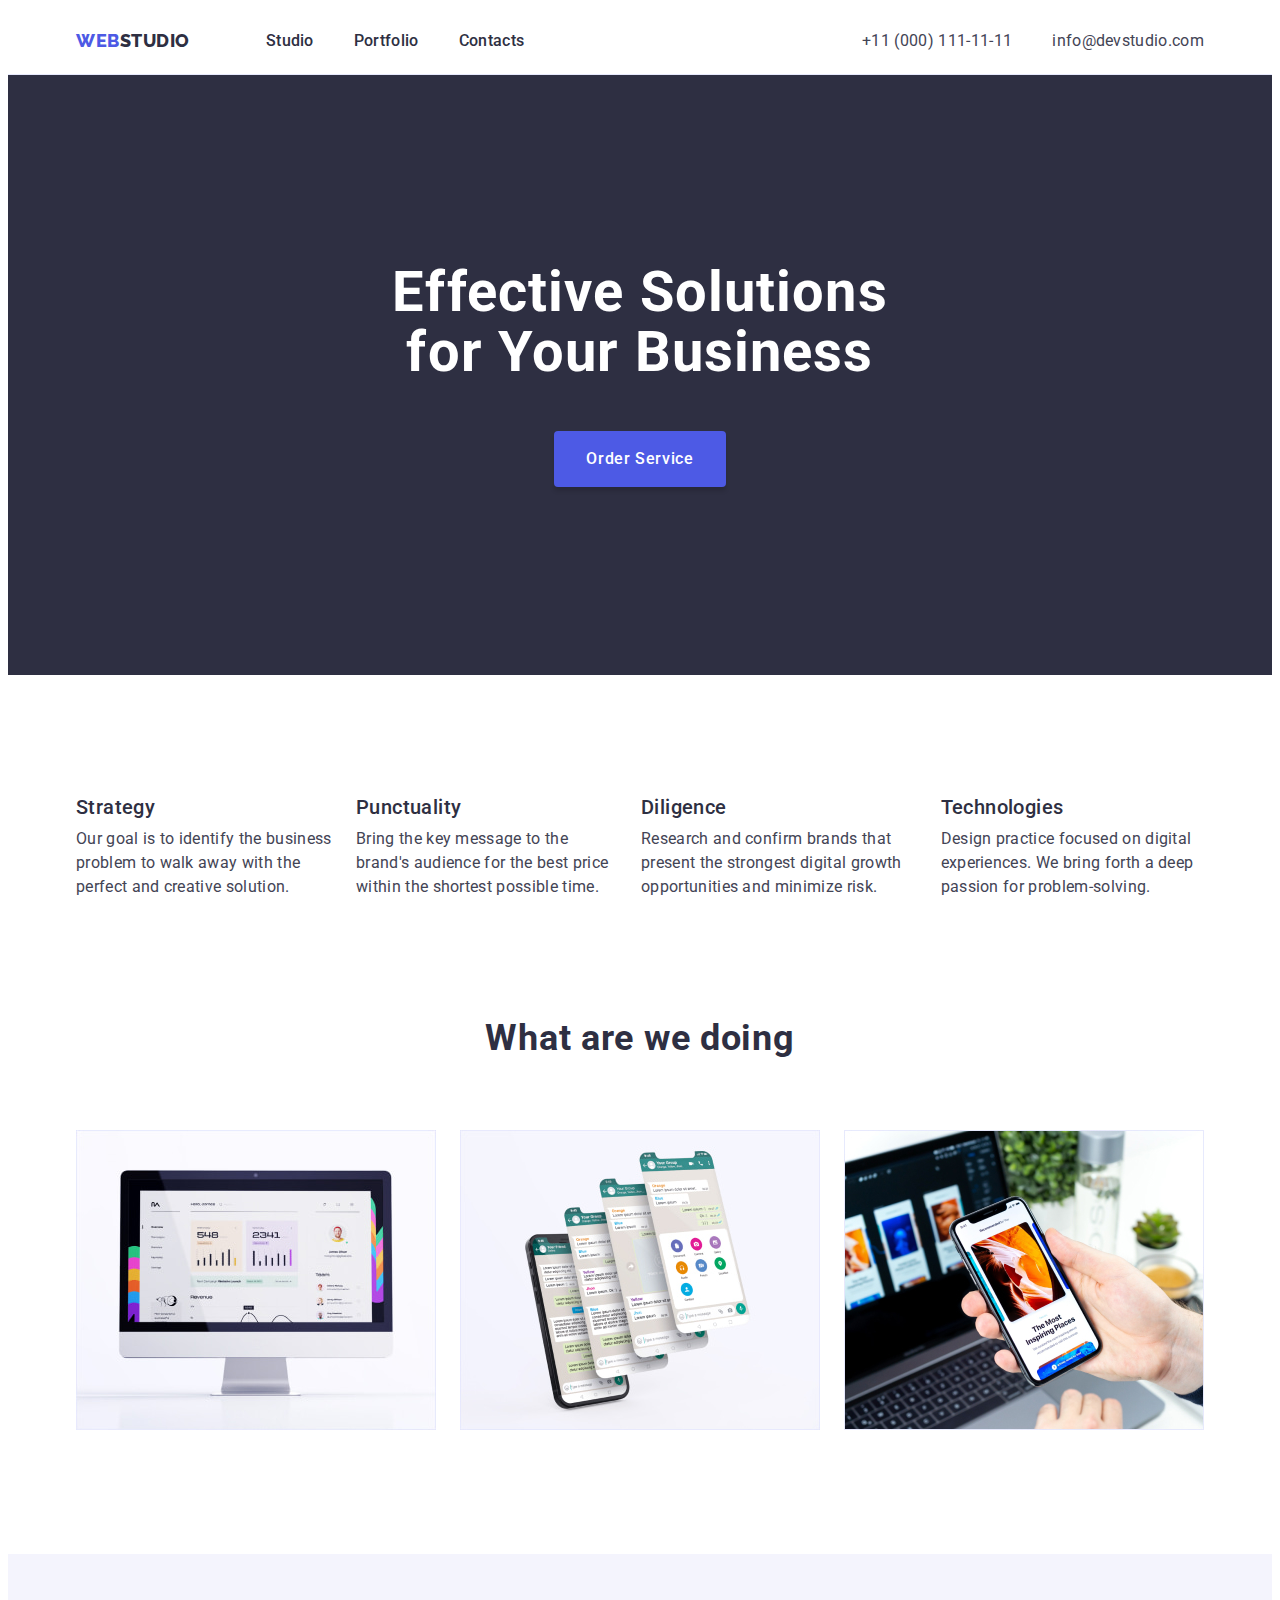
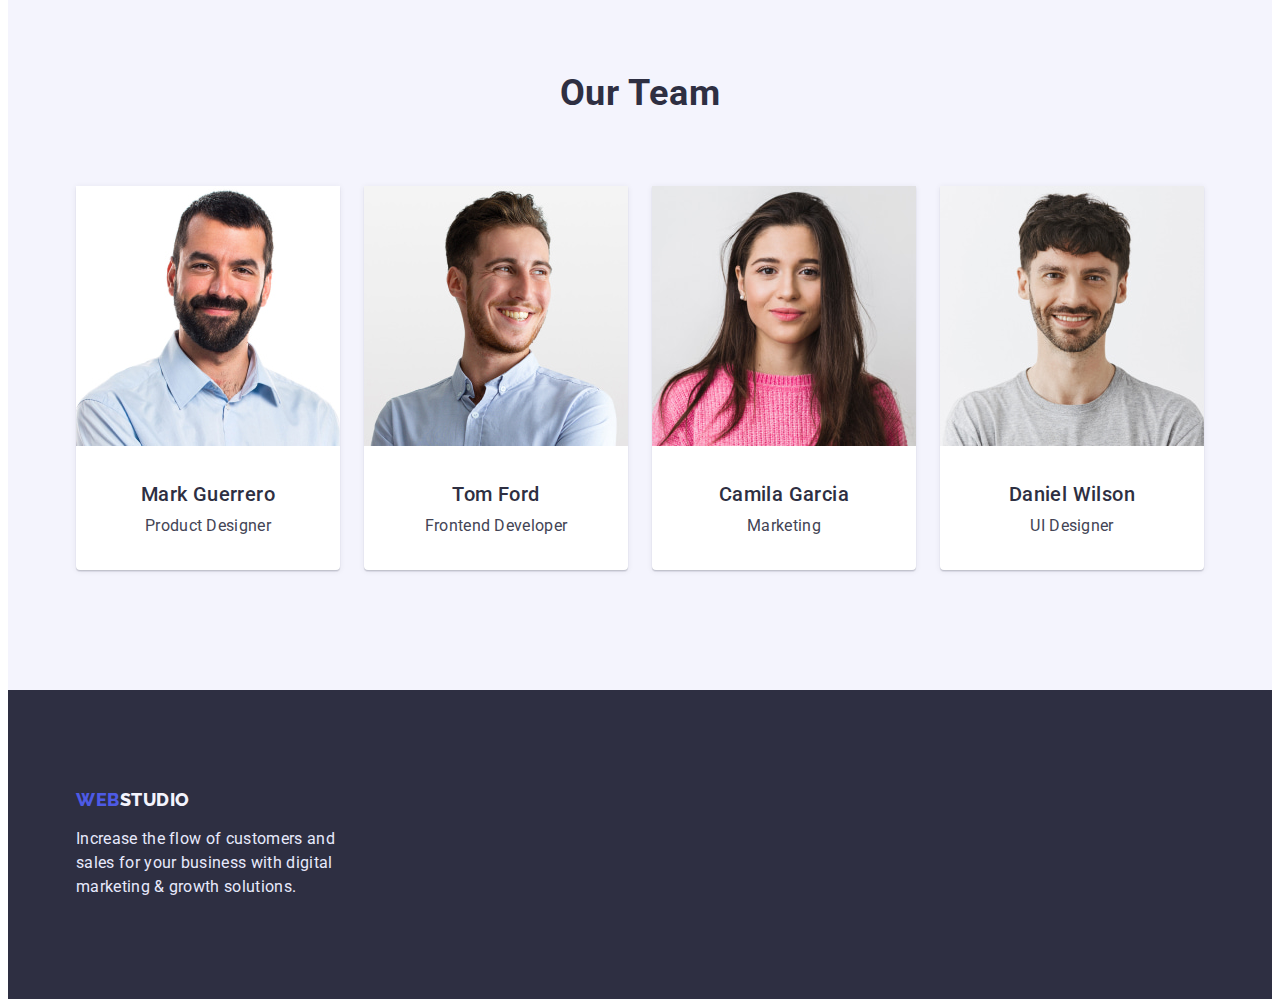
<file: index.html>
<!DOCTYPE html>
<html lang="en">
  <head>
    <meta charset="UTF-8" />
    <meta http-equiv="X-UA-Compatible" content="IE=edge" />
    <meta name="viewport" content="width=device-width, initial-scale=1.0" />
    <link
      rel="stylesheet"
      href="https://cdnjs.cloudflare.com/ajax/libs/modern-normalize/1.1.0/modern-normalize.min.css"
      integrity="sha512-wpPYUAdjBVSE4KJnH1VR1HeZfpl1ub8YT/NKx4PuQ5NmX2tKuGu6U/JRp5y+Y8XG2tV+wKQpNHVUX03MfMFn9Q=="
      crossorigin="anonymous"
      referrerpolicy="no-referrer"
    />
    <link rel="preconnect" href="https://fonts.googleapis.com" />
    <link rel="preconnect" href="https://fonts.gstatic.com" crossorigin />
    <link
      href="https://fonts.googleapis.com/css2?family=Raleway:wght@800&family=Roboto:wght@400;500;700;900&display=swap"
      rel="stylesheet"
    />
    <link rel="stylesheet" href="./css/style.css" />
    <title>Document</title>
  </head>
  <body>
    <!-- Шапка сайта -->

    <header class="page-header">
      <!-- Навигация -->

      <div class="container main-nav">
        <nav class="menu-nav">
          
          <a href="./index.html" class="logo1"
            >Web<span class="logo2">Studio</span></a
          >
        

          <!-- Меню Навигации -->

          <ul class="site-nav">
            <li class="item"><a href="" class="nav-link link">Studio</a></li>
            <li class="item">
              <a href="portfolio.html" class="nav-link link">Portfolio</a>
            </li>
            <li class="item"><a href="" class="nav-link link">Contacts</a></li>
          </ul>
        </nav>

        <!-- Адресс -->
        <!-- <div class="add-nav"> -->
          <address class="add">
          <ul class="add-list">
            <li class="add-item">
              <a href="tel:+110001111111" class="add-tell link"
                >+11 (000) 111-11-11</a
              >
            </li>
            <li class="add-item">
              <a href="mailto:info@devstudio.com" class="add-mail link"
                >info@devstudio.com</a
              >
            </li>
          </ul>
         </address>
        <!-- </div> -->
      </div>
    </header>
    
    <!-- Main -->
    <main>

      <!-- Герой -->
      
        <section class="section hero ">
        <div class="container hero-container">
          <h1 class="hero-tittle">Effective Solutions for Your Business</h1>
          <button type="button" class="hero-btn">Order Service</button>
        </div>
      
        </section>
        
      <!-- секция 1 -->
      <section class="section section-one">
        <div class="container">
        <ul class="section-li">
          <li class="section-li-feature">
            <h3 class="li-feature-tittle">Strategy</h3>
            <p class="li-feature-par">
              Our goal is to identify the business problem to walk away with the
              perfect and creative solution.
            </p>
          </li>
          <li class="section-li-feature">
            <h3 class="li-feature-tittle">Punctuality</h3>
            <p class="li-feature-par">
              Bring the key message to the brand's audience for the best price
              within the shortest possible time.
            </p>
          </li>
          <li class="section-li-feature">
            <h3 class="li-feature-tittle">Diligence</h3>
            <p class="li-feature-par">
              Research and confirm brands that present the strongest digital
              growth opportunities and minimize risk.
            </p>
          </li>
          <li class="section-li-feature">
            <h3 class="li-feature-tittle">Technologies</h3>
            <p class="li-feature-par">
              Design practice focused on digital experiences. We bring forth a
              deep passion for problem-solving.
            </p>
          </li>
        </ul>
      </div>
      </section>
      <!-- секция 2 -->
      <section class="section">
        <div class="div container">

        <h2 class="section-tittle">What are we doing</h2>
        
        <ul class="img-pict-title">
          <li class="img-list">
            <img
              src="./images/img1.jpg"
              alt="Statistics for the computer "
              width="360"
            />
          </li>
          <li class="img-list">
            <img src="./images/img2.jpg" alt="tabs on the phone" width="360" />
          </li>
          <li>
            <img src="./images/img3.jpg" alt="picture phone" width="360" />
          </li class="img-list">
        </ul>
      </div>
      </section class="section">
      <!-- секция 3  -->
      <section class="section section3">
        <div class="container section-last">
        <h2 class="tittle-team">Our Team</h2>
        <ul class="team-member-list">
          <li class="team-member-card">
            <img
              src="./images/imgsection3/img1.jpg"
              alt="team member, Mark Guerrero, Product Designer"
              width="264"
            />
            <div class="team-member-con">
            <h3 class="tittle-name-team">Mark Guerrero</h3>
    
            <p class="par-work">Product Designer</p>
            </div>
          </li>
          <li class="team-member-card">
            <img
              src="./images/imgsection3/img2.jpg"
              alt="team member, Tom Ford, Frontend Developer"
              width="264"
            />
            <div class="team-member-con">
            <h3 class="tittle-name-team">Tom Ford</h3>
            
            
            <p class="par-work">Frontend Developer</p>
            </div>
          </li>
          <li class="team-member-card">
            <img
              src="./images/imgsection3/img3.jpg"
              alt="team member,Camila Garcia, Marketing,"
              width="264"
            />
            <div class="team-member-con">
            <h3 class="tittle-name-team">Camila Garcia</h3>
           
            
            <p class="par-work">Marketing</p>
             </div>
          </li>
          <li class="team-member-card">
            <img
              src="./images/imgsection3/img4.jpg"
              alt="team member, Daniel Wilson, UI Designer"
              width="264"
            />
            <div class="team-member-con">
            <h3 class="tittle-name-team">Daniel Wilson</h3>
          
          
            <p class="par-work">UI Designer</p>
          </div>
          </li>
        </ul>
      </div>
      </section>
    </main>
    <!-- Футер -->
    
    <footer class="footer">
      
      <div class="container">
    <a href="/" class="logo-footer2"
      >Web<span class="logo-footer1">Studio</span></a
    >
    
    <p class="par-footer">
      Increase the flow of customers and sales for your business with digital
      marketing & growth solutions.
    </p>
  
  </div>
  </footer>
  </body>
</html>
</file>
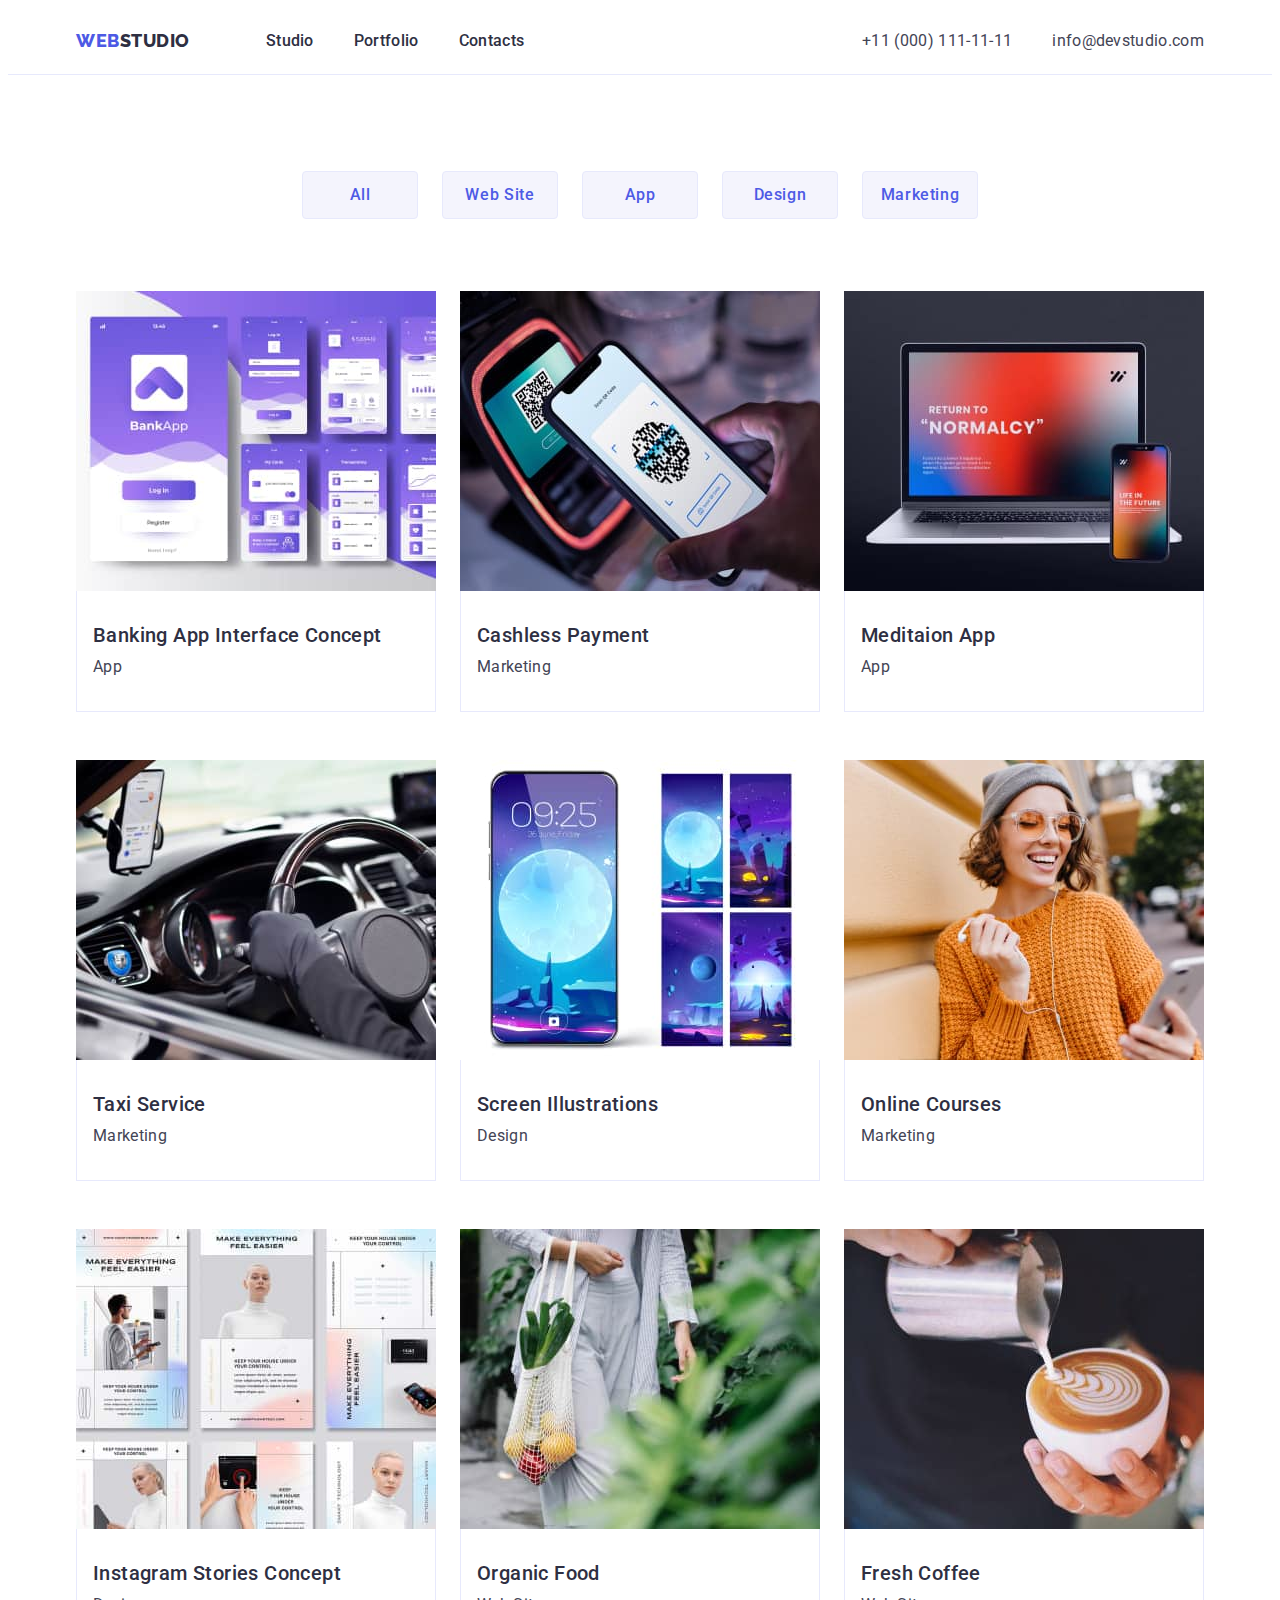
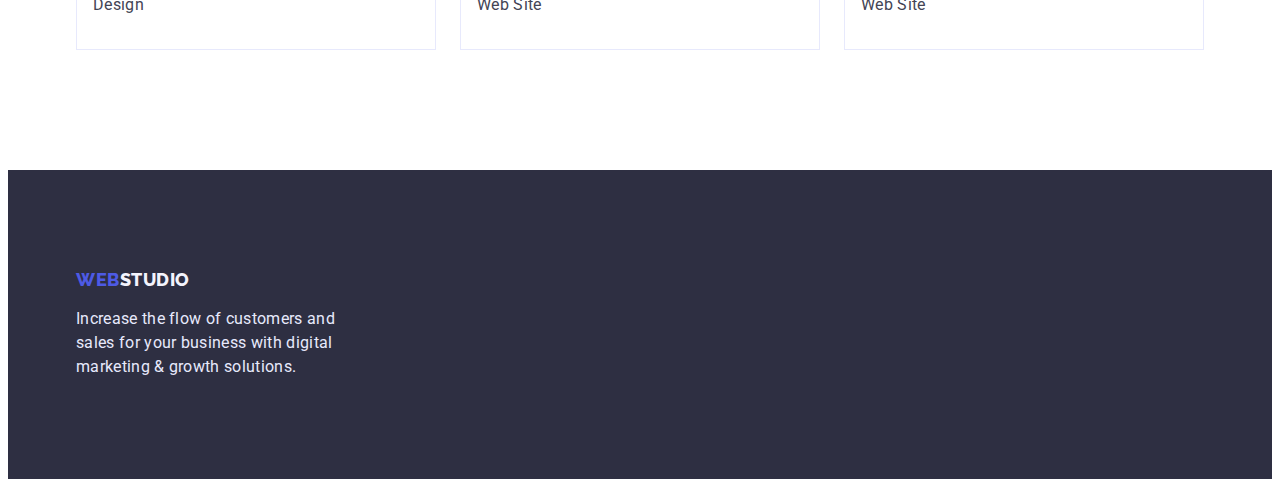
<file: portfolio.html>
<!DOCTYPE html>
<html lang="en">
  <head>
    <meta charset="UTF-8" />
    <meta http-equiv="X-UA-Compatible" content="IE=edge" />
    <meta name="viewport" content="width=device-width, initial-scale=1.0" />
    <link
      rel="stylesheet"
      href="https://cdnjs.cloudflare.com/ajax/libs/modern-normalize/1.1.0/modern-normalize.min.css"
      integrity="sha512-wpPYUAdjBVSE4KJnH1VR1HeZfpl1ub8YT/NKx4PuQ5NmX2tKuGu6U/JRp5y+Y8XG2tV+wKQpNHVUX03MfMFn9Q=="
      crossorigin="anonymous"
      referrerpolicy="no-referrer"
    />
    <link rel="preconnect" href="https://fonts.googleapis.com" />
    <link rel="preconnect" href="https://fonts.gstatic.com" crossorigin />
    <link
      href="https://fonts.googleapis.com/css2?family=Raleway:wght@800&family=Roboto:wght@400;500;700;900&display=swap"
      rel="stylesheet"
    />
    <link rel="stylesheet" href="./css/style.css" />
    <title>portfolio</title>
  </head>
  <body>
    <header class="page-header">
      <div class="container main-nav">

      <nav class="menu-nav" >
        <a href="./index.html" class="logo1"
          >Web<span class="logo2">Studio</span></a
        >
          <!-- Меню Навигации -->

        <ul class="site-nav">
          <li class="item"><a href="./index.html" class="nav-link">Studio</a></li>
          <li class="item">
            <a href="portfolio.html"><h1 class="nav-link">Portfolio</h1></a>
          </li>
          <li class="item"><a href="" class="nav-link">Contacts</a></li>
        </ul>
      </nav>

      <address class="add">
        <ul class="add-list">
          <li class="add-item">
            <a href="tel:+110001111111" class="add-tell link">+11 (000) 111-11-11</a>
          </li>
          <li class="add-item">
            <a href="mailto:info@devstudio.com" class="add-mail link"
              >info@devstudio.com</a
            >
          </li>
        </ul>
      </address>
    </div>
    </header>
    <main class="prtfl-main">
      <section class="section section-prtfl">
      <div class="container btn-filter">
      <ul class="filter-nav">
        <li class="list-filter-nav">
          <button type="button" class="filter-btn">All</button>
        </li>
        <li class="list-filter-nav">
          <button type="button" class="filter-btn">Web Site</button>
        </li>
        <li class="list-filter-nav">
          <button type="button" class="filter-btn">App</button>
        </li>
        <li class="list-filter-nav">
          <button type="button" class="filter-btn">Design</button>
        </li>
        <li class="list-filter-nav">
          <button type="button" class="filter-btn">Marketing</button>
        </li>
      </ul>
    <ul class="row">
        <li class="row-list">
          <a href=""
            ><img
              src="./images/imageportfolio/img1.jpg"
              alt="Banking App Interface Concept"
              width="360" class="row-img"
            />
            <div class="row-tittle-par-con">
            <h2 class="row-tittle">Banking App Interface Concept</h2>
            
            
            <p class="row-par">App</p>
            </div>
          </a>
        </li>
        <li class="row-list">
          <a href="">
            <img
              src="./images/imageportfolio/img2.jpg"
              alt="Cashless Payment"
              width="360" class="row-img"
            />
            <div class="row-tittle-par-con">
            <h2 class="row-tittle">Cashless Payment</h2>
            
            
            <p class="row-par">Marketing</p>
          </div>
          </a>
        </li>
        <li class="row-list">
          <a href="">
            <img
              src="./images/imageportfolio/img3.jpg"
              alt="Meditaion App"
              width="360" class="row-img"
            />
            <div class="row-tittle-par-con">
            <h2 class="row-tittle">Meditaion App</h2>
            
            
            <p class="row-par">App</p>
          </div>
          </a>
        </li>
        <li class="row-list">
          <a href="">
            <img
              src="./images/imageportfolio/img4.jpg"
              alt="Taxi Service"
              width="360" class="row-img"
            />
            <div class="row-tittle-par-con">
            <h2 class="row-tittle">Taxi Service</h2>
            
            
            <p class="row-par">Marketing</p>
           </div>
          </a>
        </li>
        <li class="row-list">
          <a href="">
            <img
              src="./images/imageportfolio/img5.jpg"
              alt="Screen Illustrations"
              width="360" class="row-img"
            />
            <div class="row-tittle-par-con">
            <h2 class="row-tittle">Screen Illustrations</h2>
            
            
            <p class="row-par">Design</p>
            </div>
          </a>
        </li>
        <li class="row-list">
          <a href="">
            <img
              src="./images/imageportfolio/img6.jpg"
              alt="Online Courses"
              width="360" class="row-img"
            />
          <div class="row-tittle-par-con">
            <h2 class="row-tittle">Online Courses</h2>
          
            
            <p class="row-par">Marketing</p>
          </div>
          </a>
        </li>
        <li class="row-list">
          <a href="">
            <img
              src="./images/imageportfolio/img7.jpg"
              alt="Instagram Stories Concept"
              width="360" class="row-img"
            />
            <div class="row-tittle-par-con">
            <h2 class="row-tittle">Instagram Stories Concept</h2>
            
            
            <p class="row-par">Design</p>
            </div>
          </a>
        </li>
        <li class="row-list">
          <a href="">
            <img
              src="./images/imageportfolio/img8.jpg"
              alt="Organic Food"
              width="360" class="row-img"
            />
            <div class="row-tittle-par-con">
            <h2 class="row-tittle">Organic Food</h2>
            
            
            <p class="row-par">Web Site</p>
           </div>
          </a>
        </li>
        <li class="row-list">
          <a href="">
            <img
              src="./images/imageportfolio/img9.jpg"
              alt="Fresh Coffee"
              width="360" class="row-img"
            />
            <div class="row-tittle-par-con">
            <h2 class="row-tittle">Fresh Coffee</h2>
            
            
            <p class="row-par">Web Site</p>
            </div>
          </a>
        </li>
      </ul>   
    </div>
  </section>
      
      
    
    </main>
    <footer class="footer">
      
        <div class="container">
      <a href="/" class="logo-footer2"
        >Web<span class="logo-footer1">Studio</span></a
      >
      
      <p class="par-footer">
        Increase the flow of customers and sales for your business with digital
        marketing & growth solutions.
      </p>
    
    </div>
    </footer>
  </body>
</html>
</file>
<file: css/style.css>
html {
  box-sizing: border-box;
}

*,
*::before,
*::after {
  box-sizing: inherit;
}

/* Утилиты */
:root {
  --primary-text-color: #2e2f42;
  --par-text-color: #434455;
  --tittle-text-color: #e7e9fc;
  --accent-color: #e7e9fc;
  --logo-text-color: #4d5ae5;
  --Pressed-state-color: #404bbf;
  --hero-tittle-color: #fff;
  --btn-filter-prtfl-color: #f4f4fd;
}
h1,
h2,
h3,
h4,
h5,
h6,
p,
ul,
li {
  margin: 0px;
  padding: 0px;
  border: 0px;
}
a {
  text-decoration: none;
}
.link {
  text-decoration: none;
}

body {
  font-family: Roboto, sans-serif;
  color: var(--primary-text-color);
}
/* header */
.page-header {
  border-bottom: 1px solid #E7E9FC;
}
.section {
  padding-bottom: 120px;
}
/* НАВИГАЦИЯ */
/* Лого */


.logo1 {
  text-transform: uppercase;
  font-family: Raleway, sans-serif;
  color: var(--logo-text-color);
  font-size: 18px;
  font-weight: 800;
  line-height: 1.3;
  letter-spacing: 0.03em;
}
.logo2 {
  text-transform: uppercase;
  font-family: Raleway, sans-serif;
  color: var(--primary-text-color);
  font-size: 18px;
  font-weight: 800;
  line-height: 1.3;
  letter-spacing: 0.03em;
}
/* меню навигации */
/* main Nav */
.container {
  width: 1158px;
 /* outline: 3px solid tomato; */
  padding-left: 15px;
  padding-right: 15px;
  margin-left: auto;
  margin-right: auto;
  /* padding-left: 15px;
  padding-right: 15px; */
}

.main-nav {
  
  display: flex;
  align-items: center;
}
.menu-nav {
  display: flex;
  align-items: center;
}
ul {
  list-style: none;
}
.site-nav {
  display: flex;
  margin-left: 76px;
}

.site-nav .item {
   /* outline: 2px solid tomato; */
}

.site-nav .item:not(:last-child) {
  margin-right: 40px;
}
.nav-link {
  display: block;
  padding-top: 21px;
  padding-bottom: 21px;
  color: var(--primary-text-color);
  letter-spacing: 0.02em;
  font-weight: 500;
  font-size: 16px;
  line-height: 1.5;
}
.nav-link:hover,
.nav-link:focus {
  color: var(--Pressed-state-color);
}
/* Адресс*/
.add-nav {
  display: flex;
  align-items: flex-end;
  
}
.add {
  margin-left: auto;
  display: flex;
  align-items: center;
}

.add-list {
  
  display: flex;
}
.add-list .add-item:not(:last-child) {
  margin-right: 40px;
}
.add-tell {
  font-style: normal;
  display: block;
  padding-top: 21px;
  padding-bottom: 21px;
  color: var(--par-text-color);
  letter-spacing: 0.02em;

  font-size: 16px;
  line-height: 1.5;
}
.add-tell:hover,
.add-tell:focus {
  color: var(--Pressed-state-color);

  font-size: 16px;
  line-height: 1.5;
}
.add-mail {
  font-style: normal;
  display: block;
  padding-top: 21px;
  padding-bottom: 21px;
  color: var(--par-text-color);

  letter-spacing: 0.02em;

  font-size: 16px;
  line-height: 1.5;
}

.add-mail:hover,
.add-mail:focus {
  color: var(--Pressed-state-color);

  font-size: 16px;
  line-height: 1.5;
}
/* Portfolio */
.section-prtfl {
  padding-top: 96px;
  padding-bottom: 120px;
}
/* btn */
.btn-filter {
  /* margin-top: 96px; */
  
}
.filter-nav {
  
  display: flex;
  justify-content: center;
  margin-bottom: 72px;
}
.list-filter-nav:not(:last-child) {
  margin-right: 24px;
}
.filter-btn {
  width: 116px;
  height: 48px;
  cursor: pointer;
  background-color: var(--btn-filter-prtfl-color);
  border: 1px solid var(--accent-color);
  border-radius: 4px;
  color: var(--logo-text-color);
  font-family: Roboto, sans-serif;
  font-weight: 500;
  font-size: 16px;
  line-height: 1.5;
  letter-spacing: 0.04em;
}
.filter-btn:hover,
.filter-btn:focus {
  background-color: var(--Pressed-state-color);
  
 
  box-shadow: 0px 3px 1px rgba(0, 0, 0, 0.1), 0px 2px 1px rgba(0, 0, 0, 0.08), 0px 2px 2px rgba(0, 0, 0, 0.12);
  border-radius: 4px;
  border: 1px solid var(--Pressed-state-color);
  border-radius: 4px;
  color: var(--hero-tittle-color);
  font-family: Roboto, sans-serif;
  font-weight: 500;
  font-size: 16px;
  line-height: 1.5;
  cursor: pointer;
}
/* row-portfolio */
.row-img {
  display: block;
}
.row-tittle-par-con {
  border-top: none;
  border-right: 1px solid #E7E9FC;
  border-left: 1px solid #E7E9FC;
  border-bottom: 1px solid #E7E9FC;
  padding-top: 32px;
  padding-bottom: 32px;
  padding-left: 16px;
  
}
.row-tittle {
  
  color: var(--primary-text-color);
  letter-spacing: 0.02em;
  font-weight: 500;
  font-size: 20px;
  line-height: 1.2;
}
.row-par {
  margin-top: 8px;
  color: var(--par-text-color);
  letter-spacing: 0.02em;
  font-size: 16px;
  line-height: 1.5;
}
.row {
  
  display: flex;
  flex-wrap: wrap;
  
}
.row-list{
 
  flex-basis:calc((100% - 48px) / 3 );
  
  
  margin-bottom: 48px;
  margin-right: 24px;
  
}
.row-list:nth-last-child(-n + 3){
  
  margin-bottom: 0px;
}
.row-list:nth-child(3n) {
  margin-right: 0;
}

/* portfolio */




.hero-container {

  /* width: auto;
  display: block; */
  /* padding-top: 356px;
  padding-bottom:188px;
  padding-left: 0px;
  padding-right: 0px; */
}
.hero {
  /* margin-bottom: 120px; */
  text-align: center;
  padding-right: 0; 
  padding-left: 0;
  padding-bottom: 188px;
  padding-top: 188px;
  background-color: var(--primary-text-color);
  
 
}
.hero-tittle {
 
  
  width: 511px;
  margin-left: auto;
  margin-right: auto;
 
  color: var(--hero-tittle-color);
  letter-spacing: 0.02em;
  font-size: 56px;
  line-height: 1.07;
  text-align: center;
  letter-spacing: 0.02em;
}
.hero-btn {
  margin-top: 48px;
  display: inline-block;

  cursor: pointer;
  border: 0;
  padding: 16px 32px;
  background-color: var(--logo-text-color);
  box-shadow: 0px 4px 4px rgba(0, 0, 0, 0.15);
  border-radius: 4px;
  color: var(--hero-tittle-color);
  font-family: Roboto, sans-serif;
  font-weight: 500;
  font-size: 16px;
  line-height: 1.5;
  letter-spacing: 0.04em;
}
.hero-btn:hover,
.hero-btn:focus {
  padding: 16px 32px;
  background-color: var(--Pressed-state-color);
  box-shadow: 0px 4px 4px rgba(0, 0, 0, 0.15);
  border-radius: 4px;
  color: var(--hero-tittle-color);
  font-family: Roboto;
  font-weight: 500;
  font-size: 16px;
  line-height: 1.5;
}
/* main */

/* section 1 */
.section-one {
  padding-top: 120px;
}
.section-li {
  display: flex;
}
.section-li-feature {
  flex-basis:calc( (100% -72px) / 3);;
  /* width:calc( (100% -72px) / 3); */
}
.section-li-feature:not(:last-child) {
  margin-right: 24px;
}
.li-feature-tittle {
  margin-bottom: 8px;
  color: var(--primary-text-color);
  letter-spacing: 0.02em;
  font-weight: 500;
  font-size: 20px;
  line-height: 1.2;
}
.li-feature-par {
  color: var(--par-text-color);
  letter-spacing: 0.02em;

  font-size: 16px;
  line-height: 1.5;
}
/* section 2  */

.section-tittle {
  color: var(--primary-text-color);
  letter-spacing: 0.02em;

  font-size: 36px;
  line-height: 1.1;
  text-align: center;
  margin-bottom: 72px;
}
.img-pict-title {
  display: flex;
 
}

.img-list:not(:last-child) {
  margin-right: 24px;
}


/* section 3 */
.team-member-con {
  padding-top: 32px;
  padding-bottom: 32px;
}

.team-member-list {
  display: flex;
 
}
.team-member-card {
  background: #FFFFFF;
  box-shadow: 0px 1px 6px rgba(46, 47, 66, 0.08), 0px 1px 1px rgba(46, 47, 66, 0.16), 0px 2px 1px rgba(46, 47, 66, 0.08);
  border-radius: 0px 0px 4px 4px;
  text-align: center;
  flex-basis: 264px;
}
.team-member-card:not(:last-child) {
  margin-right: 24px;
}
.section3 {
  padding-top: 120px;
  background-color: var(--btn-filter-prtfl-color);
}
.tittle-team {
  
  margin-bottom: 72px;
  color: var(--primary-text-color);
  letter-spacing: 0.02em;

  font-size: 36px;
  line-height: 1.1;
  text-align: center;
}
.tittle-name-team {
  margin-bottom: 8px;
  color: var(--primary-text-color);
  letter-spacing: 0.02em;
  font-weight: 500;
  font-size: 20px;
  line-height: 1.2;
}
.par-work {
  
  
  color: var(--par-text-color);
  letter-spacing: 0.02em;

  font-size: 16px;
  line-height: 1.5;
}

/* footer */
.footer {
  padding-top: 100px;
  padding-bottom: 100px;
  background-color: #2e2f42;

}
.logo-footer1 {
  /* display: block; */
  text-transform: uppercase;
  letter-spacing: 0.03em;
  color: var(--btn-filter-prtfl-color);
  font-family: Raleway, sans-serif;

  font-weight: 800;
  font-size: 18px;
  line-height: 1.16;
}
.logo-footer2 {
  text-transform: uppercase;
  
  /* display: block; */
  letter-spacing: 0.03em;
  color: var(--logo-text-color);
  font-family: Raleway, sans-serif;
  font-weight: 800;
  font-size: 18px;
  line-height: 1.16;
}
.par-footer {
  
  margin-top: 16px;
  
  width: 264px;
  color: var(--accent-color);
  letter-spacing: 0.02em;

  font-size: 16px;
  line-height: 1.5;
}



/* основной текст текста color: #2E2F42; */
/* текст героя color: #FFFFFF */
/* текст лого "web"- #4D5AE5;"studio"-color: #2E2F42; */
/* текст навигации - color: #2E2F42; */
/* цвет main текст - #434455 */
/* цвет footer - #2E2F42; */
/* цвеи main #E5E5E5; */
/* цвет main #F4F4FD; нижний */
</file>
